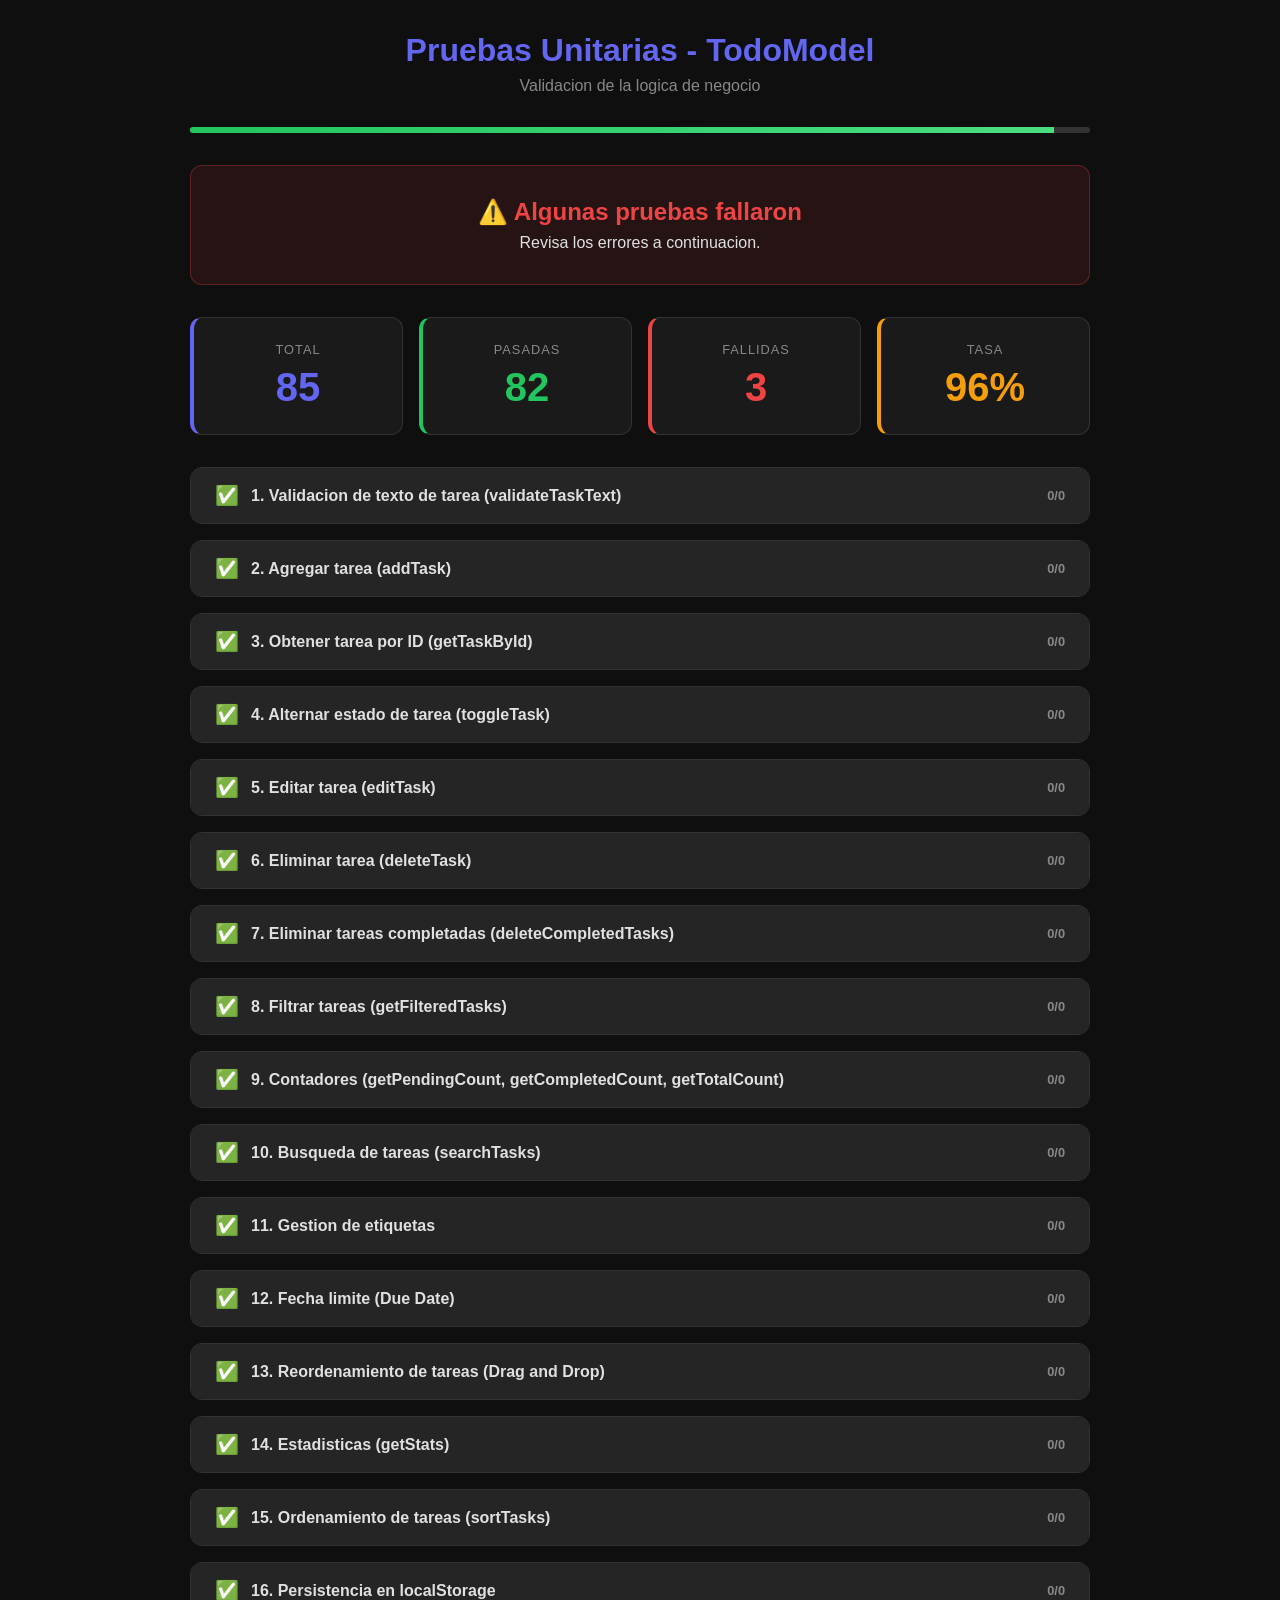
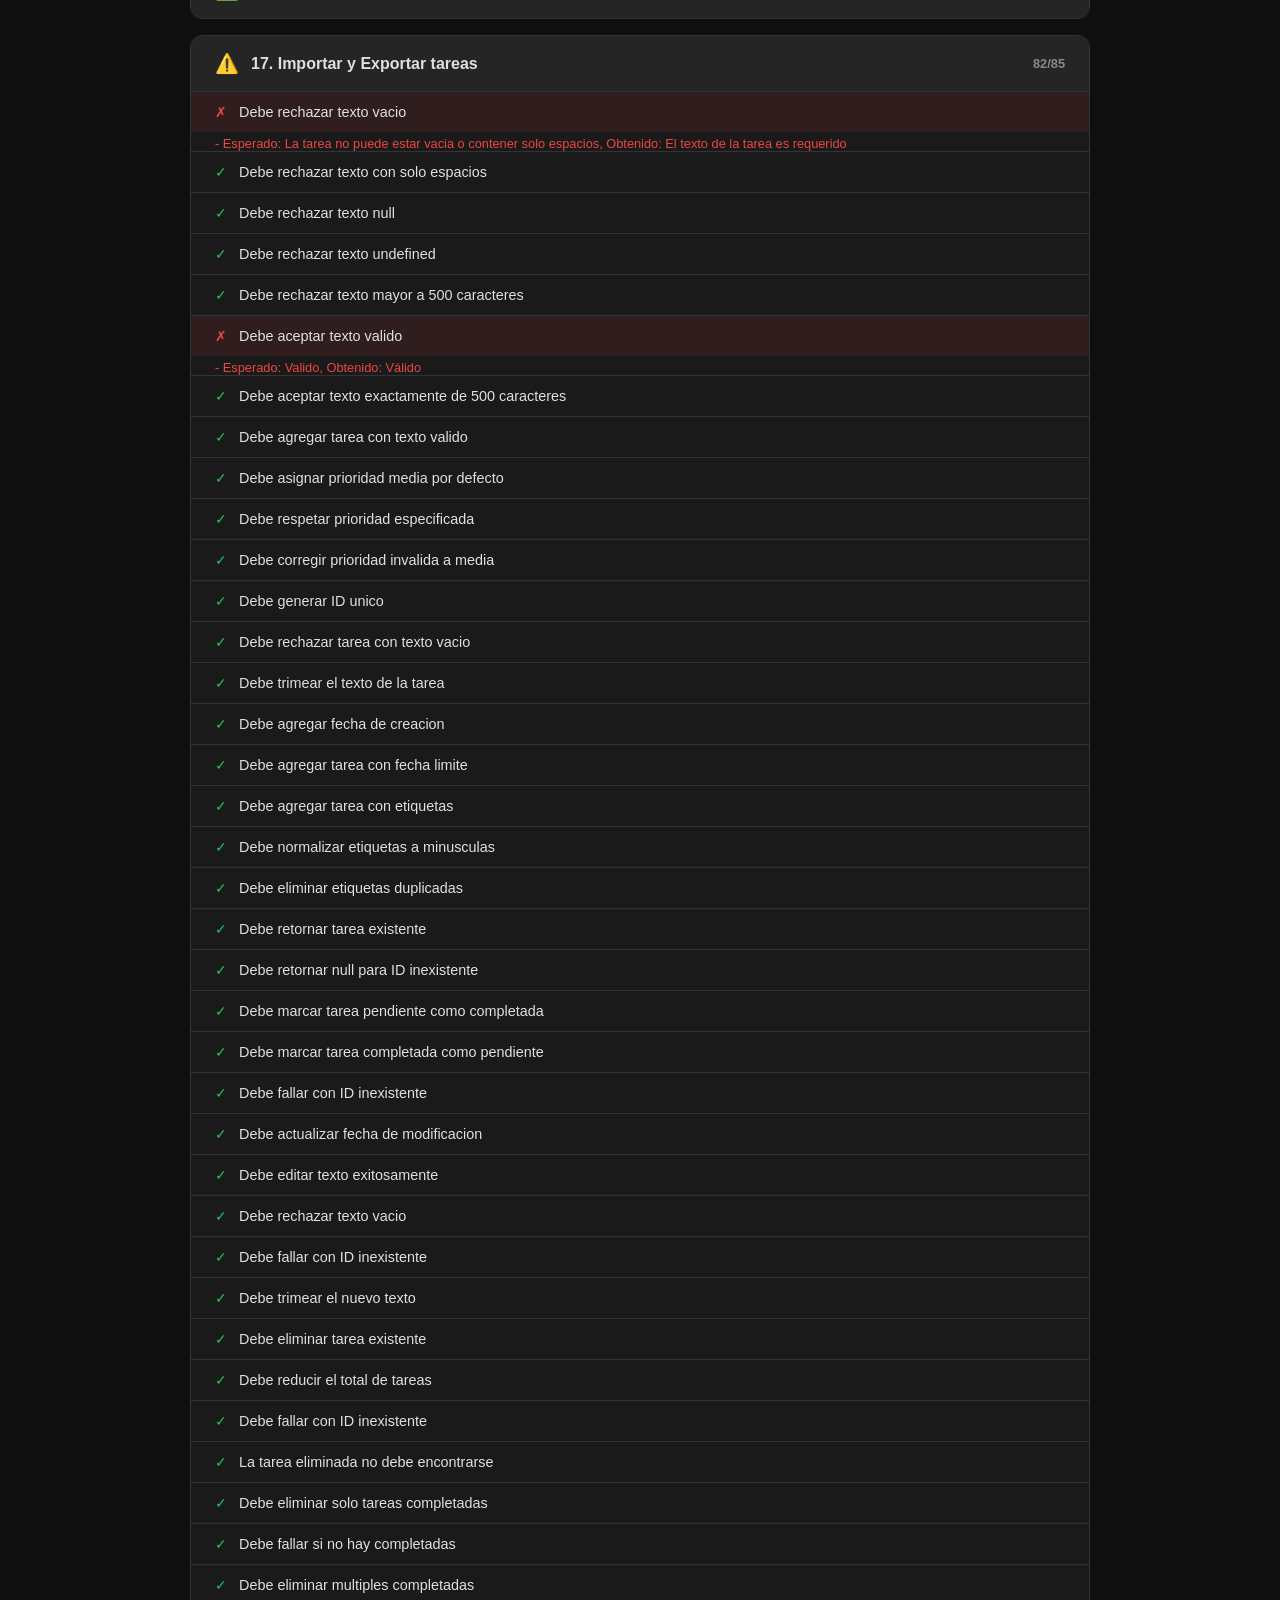
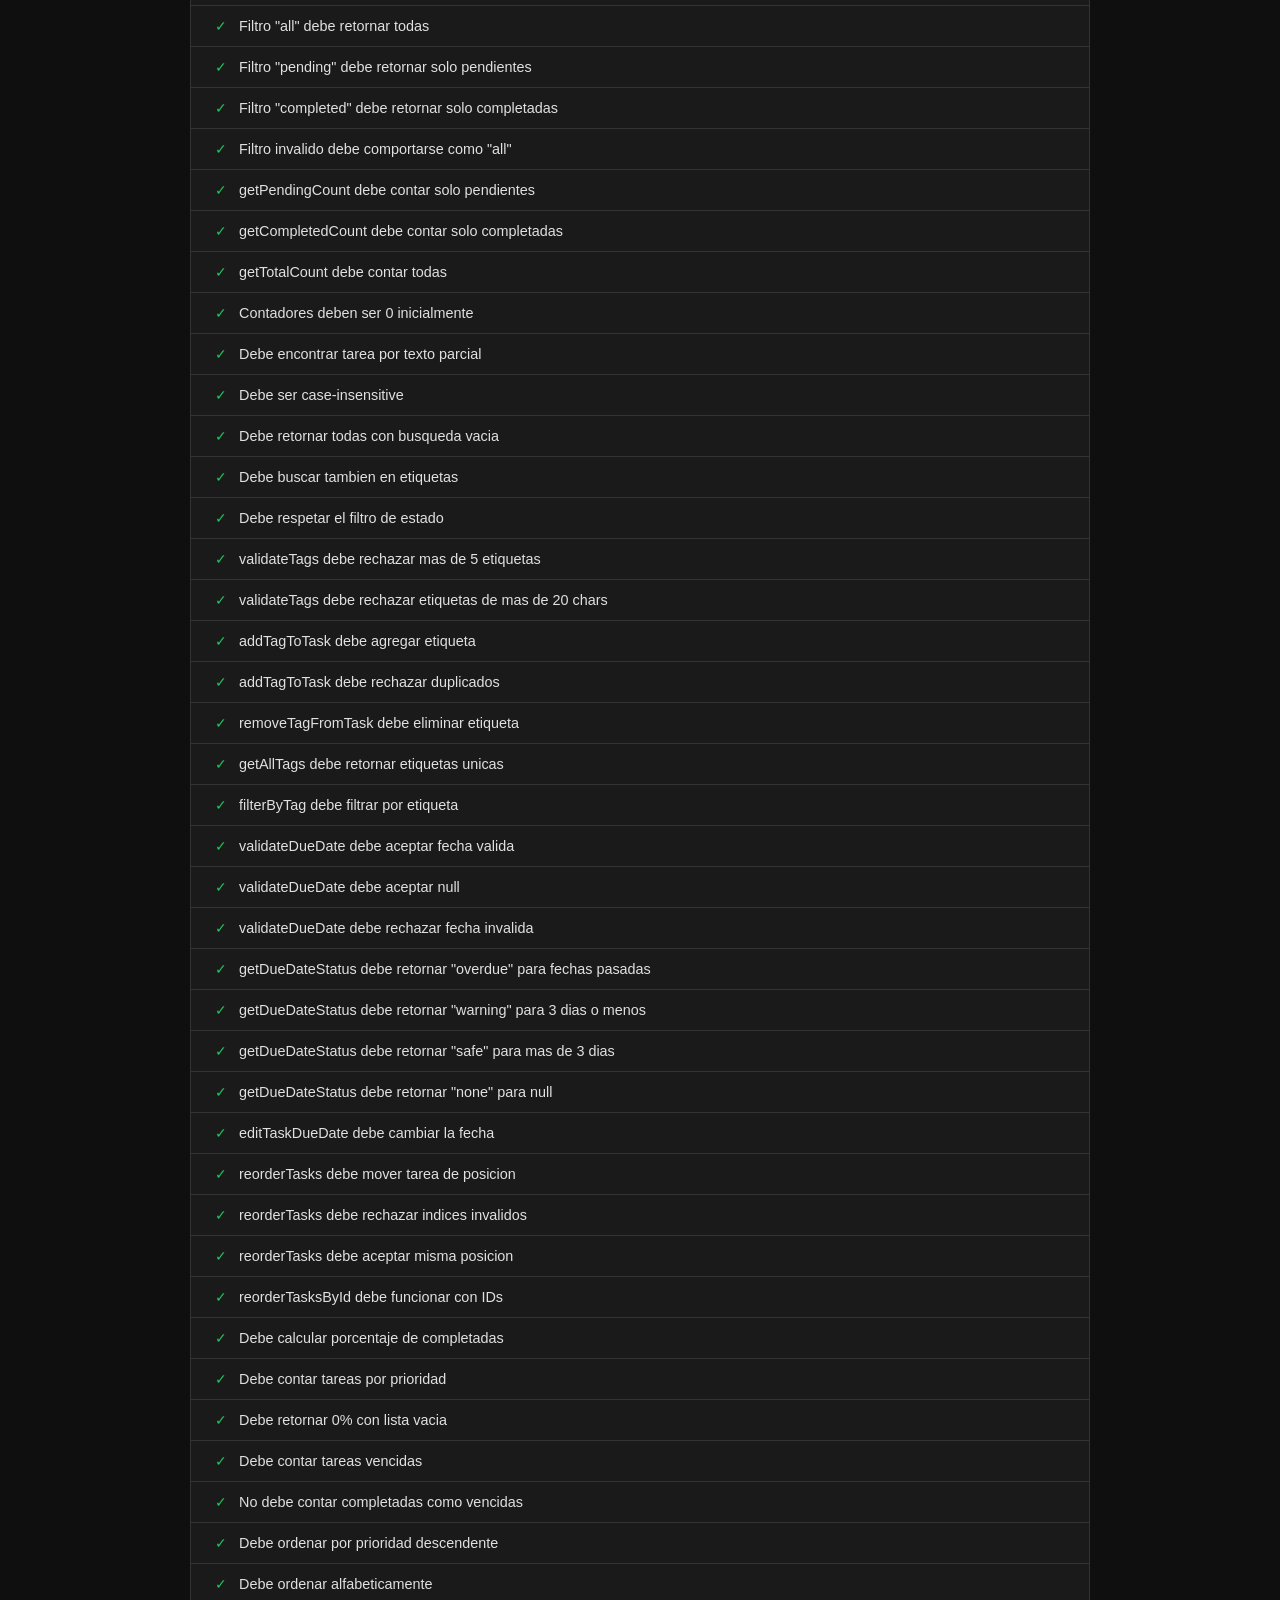
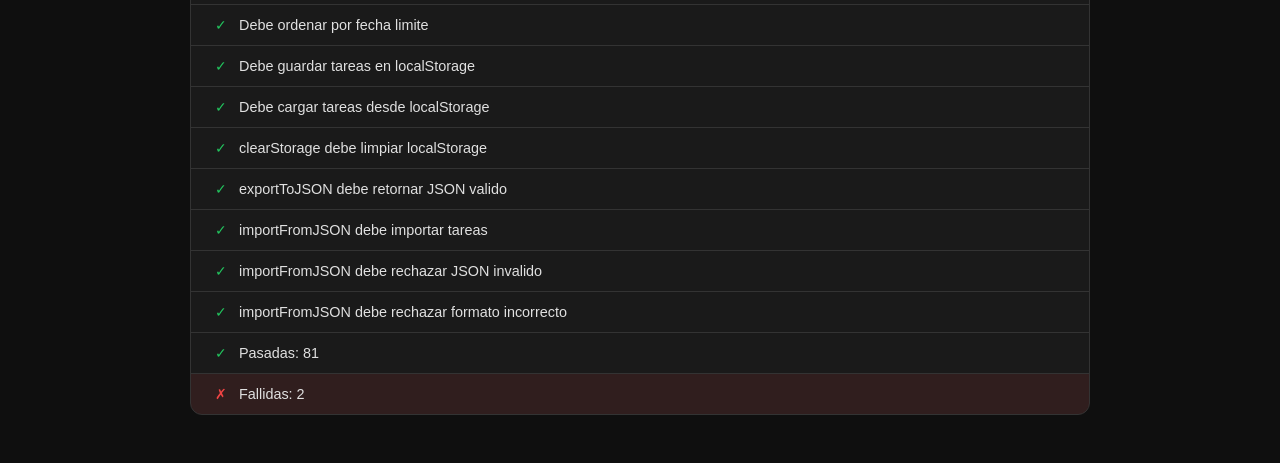
<file: public/todo/test-runner.html>
<!DOCTYPE html>
<html lang="es">
<head>
    <meta charset="UTF-8">
    <meta name="viewport" content="width=device-width, initial-scale=1.0">
    <title>TodoModel - Pruebas Unitarias</title>
    <style>
        * {
            margin: 0;
            padding: 0;
            box-sizing: border-box;
        }
        
        body {
            font-family: 'Segoe UI', Tahoma, Geneva, Verdana, sans-serif;
            background: #0f0f0f;
            color: #e0e0e0;
            min-height: 100vh;
            padding: 2rem;
        }
        
        .container {
            max-width: 900px;
            margin: 0 auto;
        }
        
        h1 {
            text-align: center;
            margin-bottom: 0.5rem;
            color: #6366f1;
        }
        
        .subtitle {
            text-align: center;
            color: #888;
            margin-bottom: 2rem;
        }
        
        .summary {
            display: grid;
            grid-template-columns: repeat(4, 1fr);
            gap: 1rem;
            margin-bottom: 2rem;
        }
        
        .summary-card {
            background: #1a1a1a;
            border-radius: 12px;
            padding: 1.5rem;
            text-align: center;
            border: 1px solid #333;
        }
        
        .summary-card.total { border-left: 4px solid #6366f1; }
        .summary-card.passed { border-left: 4px solid #22c55e; }
        .summary-card.failed { border-left: 4px solid #ef4444; }
        .summary-card.rate { border-left: 4px solid #f59e0b; }
        
        .summary-label {
            font-size: 0.8rem;
            color: #888;
            text-transform: uppercase;
            letter-spacing: 1px;
        }
        
        .summary-value {
            font-size: 2.5rem;
            font-weight: 700;
            margin-top: 0.5rem;
        }
        
        .summary-card.total .summary-value { color: #6366f1; }
        .summary-card.passed .summary-value { color: #22c55e; }
        .summary-card.failed .summary-value { color: #ef4444; }
        .summary-card.rate .summary-value { color: #f59e0b; }
        
        .test-group {
            background: #1a1a1a;
            border-radius: 12px;
            margin-bottom: 1rem;
            border: 1px solid #333;
            overflow: hidden;
        }
        
        .group-header {
            padding: 1rem 1.5rem;
            background: #252525;
            font-weight: 600;
            display: flex;
            align-items: center;
            gap: 0.75rem;
            cursor: pointer;
        }
        
        .group-header:hover {
            background: #2a2a2a;
        }
        
        .group-icon {
            font-size: 1.2rem;
        }
        
        .group-count {
            margin-left: auto;
            font-size: 0.8rem;
            color: #888;
        }
        
        .test-list {
            list-style: none;
        }
        
        .test-item {
            padding: 0.75rem 1.5rem;
            border-top: 1px solid #333;
            display: flex;
            align-items: center;
            gap: 0.75rem;
            font-size: 0.9rem;
        }
        
        .test-item.passed .test-status {
            color: #22c55e;
        }
        
        .test-item.failed .test-status {
            color: #ef4444;
        }
        
        .test-item.failed {
            background: rgba(239, 68, 68, 0.1);
        }
        
        .test-error {
            font-size: 0.8rem;
            color: #ef4444;
            margin-top: 0.25rem;
            padding-left: 1.5rem;
        }
        
        .progress-bar-container {
            height: 6px;
            background: #333;
            border-radius: 3px;
            overflow: hidden;
            margin-bottom: 2rem;
        }
        
        .progress-bar {
            height: 100%;
            background: linear-gradient(90deg, #22c55e, #4ade80);
            width: 0%;
            transition: width 0.3s ease;
        }
        
        .running {
            text-align: center;
            padding: 2rem;
            color: #888;
        }
        
        .running .spinner {
            width: 40px;
            height: 40px;
            border: 3px solid #333;
            border-top-color: #6366f1;
            border-radius: 50%;
            animation: spin 1s linear infinite;
            margin: 0 auto 1rem;
        }
        
        @keyframes spin {
            to { transform: rotate(360deg); }
        }
        
        .all-passed {
            text-align: center;
            padding: 2rem;
            background: rgba(34, 197, 94, 0.1);
            border: 1px solid rgba(34, 197, 94, 0.3);
            border-radius: 12px;
            margin-bottom: 2rem;
        }
        
        .all-passed h2 {
            color: #22c55e;
            margin-bottom: 0.5rem;
        }
        
        .has-failures {
            text-align: center;
            padding: 2rem;
            background: rgba(239, 68, 68, 0.1);
            border: 1px solid rgba(239, 68, 68, 0.3);
            border-radius: 12px;
            margin-bottom: 2rem;
        }
        
        .has-failures h2 {
            color: #ef4444;
            margin-bottom: 0.5rem;
        }
        
        @media (max-width: 640px) {
            .summary {
                grid-template-columns: repeat(2, 1fr);
            }
            
            body {
                padding: 1rem;
            }
        }
    </style>
</head>
<body>
    <div class="container">
        <h1>Pruebas Unitarias - TodoModel</h1>
        <p class="subtitle">Validacion de la logica de negocio</p>
        
        <div id="running" class="running">
            <div class="spinner"></div>
            <p>Ejecutando pruebas...</p>
        </div>
        
        <div id="results" style="display: none;">
            <div class="progress-bar-container">
                <div id="progressBar" class="progress-bar"></div>
            </div>
            
            <div id="statusMessage"></div>
            
            <div class="summary">
                <div class="summary-card total">
                    <div class="summary-label">Total</div>
                    <div id="totalCount" class="summary-value">0</div>
                </div>
                <div class="summary-card passed">
                    <div class="summary-label">Pasadas</div>
                    <div id="passedCount" class="summary-value">0</div>
                </div>
                <div class="summary-card failed">
                    <div class="summary-label">Fallidas</div>
                    <div id="failedCount" class="summary-value">0</div>
                </div>
                <div class="summary-card rate">
                    <div class="summary-label">Tasa</div>
                    <div id="rateValue" class="summary-value">0%</div>
                </div>
            </div>
            
            <div id="testGroups"></div>
        </div>
    </div>
    
    <script src="todoModel.js"></script>
    <script>
        // Override console.log para capturar la salida de las pruebas
        const groups = {};
        let currentGroup = 'General';
        
        const originalLog = console.log;
        console.log = function(...args) {
            originalLog.apply(console, args);
            
            const text = args.join(' ');
            
            // Detectar grupo
            if (text.includes('📋')) {
                currentGroup = text.replace('📋', '').trim();
                if (!groups[currentGroup]) {
                    groups[currentGroup] = [];
                }
            }
            // Detectar test pasado
            else if (text.includes('✅')) {
                const description = text.replace('✅', '').trim();
                groups[currentGroup].push({ description, passed: true });
            }
            // Detectar test fallido
            else if (text.includes('❌')) {
                const description = text.replace('❌', '').trim();
                groups[currentGroup].push({ description, passed: false, error: '' });
            }
            // Detectar error
            else if (text.includes('Error:')) {
                const lastTest = groups[currentGroup][groups[currentGroup].length - 1];
                if (lastTest) {
                    lastTest.error = text.replace('Error:', '').trim();
                }
            }
        };
        
        // Ejecutar las pruebas
        function runTests() {
            // Las pruebas se ejecutan automaticamente cuando se carga todoModel.test.js
        }
        
        // Mostrar resultados
        function displayResults() {
            document.getElementById('running').style.display = 'none';
            document.getElementById('results').style.display = 'block';
            
            let total = 0;
            let passed = 0;
            let failed = 0;
            
            Object.values(groups).forEach(tests => {
                tests.forEach(test => {
                    total++;
                    if (test.passed) passed++;
                    else failed++;
                });
            });
            
            const rate = total > 0 ? Math.round((passed / total) * 100) : 0;
            
            document.getElementById('totalCount').textContent = total;
            document.getElementById('passedCount').textContent = passed;
            document.getElementById('failedCount').textContent = failed;
            document.getElementById('rateValue').textContent = rate + '%';
            document.getElementById('progressBar').style.width = rate + '%';
            
            const statusEl = document.getElementById('statusMessage');
            if (failed === 0) {
                statusEl.innerHTML = `
                    <div class="all-passed">
                        <h2>🎉 Todas las pruebas pasaron!</h2>
                        <p>La logica de negocio funciona correctamente.</p>
                    </div>
                `;
            } else {
                statusEl.innerHTML = `
                    <div class="has-failures">
                        <h2>⚠️ Algunas pruebas fallaron</h2>
                        <p>Revisa los errores a continuacion.</p>
                    </div>
                `;
            }
            
            const groupsContainer = document.getElementById('testGroups');
            
            Object.entries(groups).forEach(([groupName, tests]) => {
                const groupPassed = tests.filter(t => t.passed).length;
                const groupTotal = tests.length;
                
                const groupEl = document.createElement('div');
                groupEl.className = 'test-group';
                
                groupEl.innerHTML = `
                    <div class="group-header">
                        <span class="group-icon">${groupPassed === groupTotal ? '✅' : '⚠️'}</span>
                        <span>${groupName}</span>
                        <span class="group-count">${groupPassed}/${groupTotal}</span>
                    </div>
                    <ul class="test-list">
                        ${tests.map(test => `
                            <li class="test-item ${test.passed ? 'passed' : 'failed'}">
                                <span class="test-status">${test.passed ? '✓' : '✗'}</span>
                                <span class="test-description">${test.description}</span>
                            </li>
                            ${test.error ? `<div class="test-error">${test.error}</div>` : ''}
                        `).join('')}
                    </ul>
                `;
                
                groupsContainer.appendChild(groupEl);
            });
        }
        
        // Esperar a que las pruebas terminen
        setTimeout(displayResults, 1000);
    </script>
    <script src="todoModel.test.js"></script>
</body>
</html>
</file>
